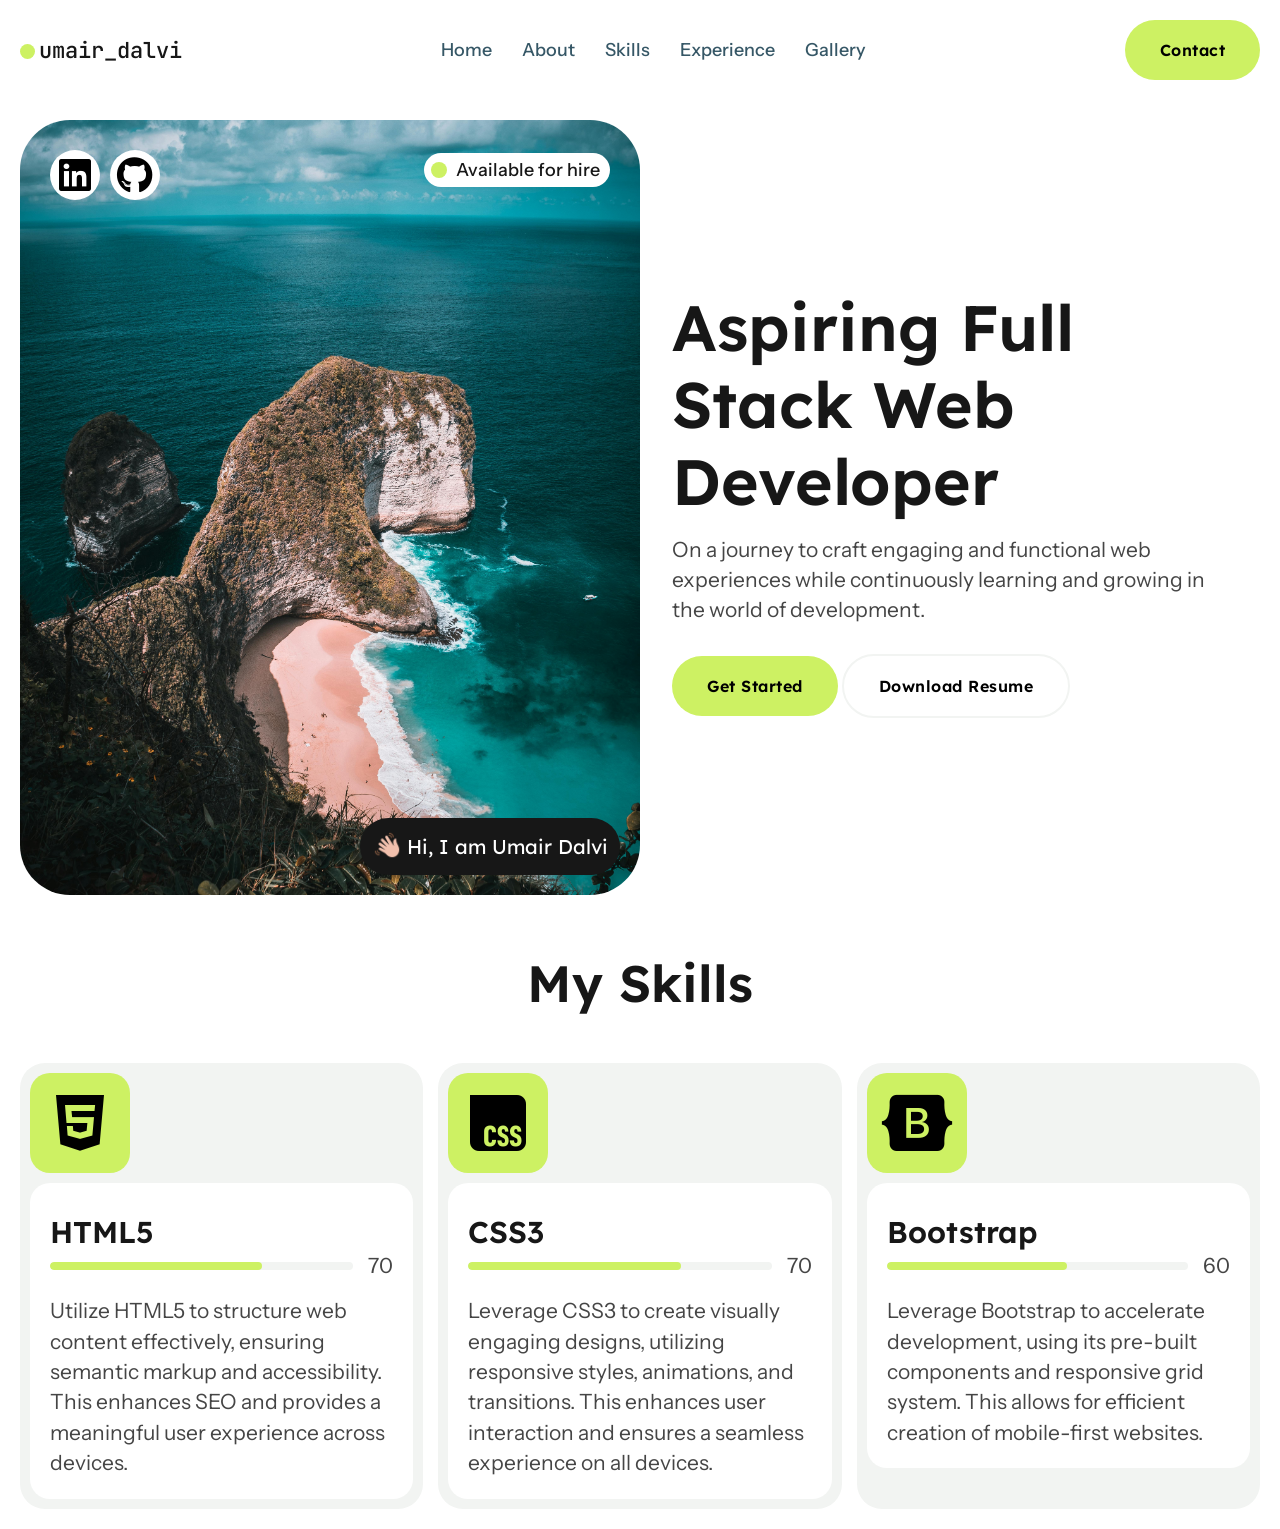
<file: index.html>
<!DOCTYPE html>
<html lang="en">

<head>
    <meta charset="UTF-8">
    <meta name="viewport" content="width=device-width, initial-scale=1.0">
    <title>Umair Dalvi</title>

    <!-- Font Awesome CDN -->
    <link rel="stylesheet" href="https://cdnjs.cloudflare.com/ajax/libs/font-awesome/6.7.2/css/all.min.css">

    <!-- CSS -->
    <link rel="stylesheet" href="./assets/css/style.css">

    <!-- Fonts -->
    <link rel="stylesheet" href="./assets/fonts/jetbrains-mono-woff/stylesheet.css">
    <link rel="stylesheet" href="./assets/fonts/instrument-sans-woff/stylesheet.css">
    <link rel="stylesheet" href="./assets/fonts/lexend-woff/stylesheet.css">

</head>

<body>
    <header class="header">
        <div class="container">
            <nav class="navbar d-flex align-items-center justify-content-between">
                <div class="nav-logo">
                    <a href="#" class="d-flex align-items-center"><span class="green-dot"></span>umair_dalvi</a>
                </div>
                <div>
                    <ul class="nav-menu d-flex">
                        <li class="nav-item">
                            <a href="#" class="nav-link">Home</a>
                        </li>
                        <li class="nav-item">
                            <a href="#about" class="nav-link">About</a>
                        </li>
                        <li class="nav-item">
                            <a href="#skills" class="nav-link">Skills</a>
                        </li>
                        <li class="nav-item">
                            <a href="#experience" class="nav-link">Experience</a>
                        </li>
                        <li class="nav-item">
                            <a href="#gallery" class="nav-link">Gallery</a>
                        </li>
                    </ul>
                </div>
                <div>
                    <button class="btn-green btn-hover">Contact</button>
                </div>
            </nav>
        </div>
    </header>

    <main>
        <section class="hero" id="hero">
            <div class="container d-flex">
                <div class="hero-left">
                    <div class="hero-image">
                        <img src="./assets/images/placehonder-image.jpg" alt="">
                        <div class="social-icons d-flex">
                            <a href="https://linkedin.com/in/umair-dalvi-4bb65633a">
                                <span><i class="fa-brands fa-linkedin"></i></span>
                            </a>
                            <a href="https://github.com/umairdalvi">
                                <span><i class="fa-brands fa-github"></i></span>
                            </a>
                        </div>
                        <div class="hero-info-card">
                            <div class="d-flex align-items-center">
                                <div class="hand-icon">
                                    <img src="./assets/images/wave-hand.jpg" alt="">
                                </div>
                                <div class="hero-info-text">
                                    <p>Hi, I am Umair Dalvi</p>
                                </div>
                            </div>
                        </div>
                        <div class="badge d-flex align-items-center">
                            <span class="green-dot"></span>
                            <span class="hero-badge-text">Available for hire</span>
                        </div>
                    </div>
                </div>
                <div class="hero-right">
                    <div class="d-flex align-items-center justify-content-center" style="height: 100%;">
                        <div class="hero-right-content">
                            <h1 class="hero-heading">Aspiring Full Stack Web Developer</h1>
                            <p class="body-text">
                                On a journey to craft engaging and functional web experiences while continuously
                                learning and growing in the world of development.
                            </p>
                            <div class="hero-buttons">
                                <a href="#" class="btn-green btn-hover">Get Started</a>
                                <a href="#" class="btn-pill btn-outline btn-medium btn-hover">Download Resume</a>
                            </div>
                        </div>
                    </div>
                </div>
            </div>
        </section>

        <section class="skills" id="skills">
            <div class="container">
                <h2 class="text-center">My Skills</h2>
                <div class="skill-card-grid">
                    <div class="skill-card">
                        <div class="skill-icon">
                            <i class="fa-brands fa-html5"></i>
                        </div>
                        <div class="skill-text">
                            <div class="skill-name">
                                <h4>HTML5</h4>
                                <div class="progress-container d-flex align-items-center">
                                    <div class="progress-bar">
                                        <div class="progress progress-html"></div>
                                    </div>
                                    <div class="progress-percent">
                                        <p class="body-text">70</p>
                                    </div>
                                </div>
                            </div>
                            <div class="skill-dsc">
                                <p class="body-text">
                                    Utilize HTML5 to structure web content effectively, ensuring semantic markup and
                                    accessibility. This enhances SEO and provides a meaningful user experience across
                                    devices.
                                </p>
                            </div>
                        </div>
                    </div>
                    <div class="skill-card">
                        <div class="skill-icon">
                            <i class="fa-brands fa-css"></i>
                        </div>
                        <div class="skill-text">
                            <div class="skill-name">
                                <h4>CSS3</h4>
                                <div class="progress-container d-flex align-items-center">
                                    <div class="progress-bar">
                                        <div class="progress progress-css"></div>
                                    </div>
                                    <div class="progress-percent">
                                        <p class="body-text">70</p>
                                    </div>
                                </div>
                            </div>
                            <div class="skill-dsc">
                                <p class="body-text">
                                    Leverage CSS3 to create visually engaging designs, utilizing responsive styles,
                                    animations, and transitions. This enhances user interaction and ensures a seamless
                                    experience on all devices.
                                </p>
                            </div>
                        </div>
                    </div>
                    <div class="skill-card">
                        <div class="skill-icon">
                            <i class="fa-brands fa-bootstrap"></i>
                        </div>
                        <div class="skill-text">
                            <div class="skill-name">
                                <h4>Bootstrap</h4>
                                <div class="progress-container d-flex align-items-center">
                                    <div class="progress-bar">
                                        <div class="progress progress-bootstrap"></div>
                                    </div>
                                    <div class="progress-percent">
                                        <p class="body-text">60</p>
                                    </div>
                                </div>
                            </div>
                            <div class="skill-dsc">
                                <p class="body-text">
                                    Leverage Bootstrap to accelerate development, using its pre-built components and
                                    responsive grid system. This allows for efficient creation of mobile-first websites.
                                </p>
                            </div>
                        </div>
                    </div>
                </div>
            </div>
        </section>
    </main>
</body>

</html>
</file>
<file: assets/css/style.css>
:root {
  --body-text: #171717cc;
  --black: #171717;
  --neon-green: #cdf163;
  --transparent: #fff0;
  --beige: #f2f4f2;
  --white: white;
}

@keyframes blink {
  0%, 50%, 100% {
    opacity: 1;
  }
  25%, 75% {
    opacity: 0;
  }
}
* {
  margin: 0;
  padding: 0;
  box-sizing: border-box;
  text-decoration: none;
  list-style: none;
}

img {
  display: block;
}

a {
  color: inherit;
}

.container {
  max-width: 1320px;
  margin: auto;
  padding: 20px;
}

.d-flex {
  display: flex;
}

.align-items-center {
  align-items: center;
}

.justify-content-between {
  justify-content: space-between;
}

.justify-content-center {
  justify-content: center;
}

.text-center {
  text-align: center;
}

h1 {
  font-family: "Lexend", sans-serif;
  color: var(--black);
  margin-top: 20px;
  margin-bottom: 15px;
  font-family: Lexend, sans-serif;
  font-size: 4rem;
  font-weight: 600;
  line-height: 4.8rem;
}

h2 {
  color: var(--black);
  margin-top: 20px;
  margin-bottom: 15px;
  font-family: "Lexend", sans-serif;
  font-size: 3.2rem;
  font-weight: 600;
  line-height: 3.6rem;
}

h4 {
  color: var(--black);
  margin-top: 10px;
  font-family: Lexend, sans-serif;
  font-size: 1.9rem;
  font-weight: 600;
  line-height: 2.4rem;
}

.body-text {
  font-family: "Instrument Sans", sans-serif;
  color: var(--body-text);
  font-size: 1.3rem;
  line-height: 1.9rem;
}

.btn-outline, .btn-green {
  padding: 20px 35px;
  border-radius: 50px;
  cursor: pointer;
  transition: all 0.1s linear;
  font-family: "Lexend", sans-serif;
  font-size: 1rem;
  font-weight: 600;
  letter-spacing: 0.5px;
}

.btn-green {
  border: none;
  background-color: var(--neon-green);
}

.btn-outline {
  border: 2px solid var(--beige);
}

.btn-hover:hover {
  background-color: #171717;
  border-color: var(--black);
  color: var(--white);
}

.nav-logo {
  font-family: "JetBrains Mono", sans-serif;
}
.nav-logo a {
  font-size: 1.35rem;
  font-weight: 500;
  color: var(--black);
}
.nav-logo .green-dot {
  margin-top: 3px;
  animation: blink 2s ease infinite;
}

.green-dot {
  display: inline-block;
  height: 15px;
  width: 15px;
  border-radius: 50%;
  margin-right: 4px;
  background-color: var(--neon-green);
}

.nav-item {
  margin: 0 15px;
}

.nav-link {
  color: #042e41;
  font-family: "Instrument Sans", sans-serif;
  font-size: 1.125rem;
  font-weight: 500;
  position: relative;
  opacity: 0.8;
}
.nav-link::after {
  position: absolute;
  content: "";
  background-color: var(--neon-green);
  width: 100%;
  height: 2px;
  left: 0;
  bottom: -3px;
  transform: scaleX(0);
  transform-origin: right;
  transition: transform 0.3s linear;
}
.nav-link:hover::after {
  transform: scaleX(1);
  transform-origin: left;
}

.hero-left,
.hero-right {
  border-radius: 50px;
  width: 50%;
}

.hero-image {
  position: relative;
  border-radius: 50px;
  overflow: hidden;
}
.hero-image img {
  height: 50%;
  width: 100%;
}
.hero-image .badge {
  position: absolute;
  top: 33px;
  right: 30px;
}
.hero-image .green-dot {
  height: 16px;
  width: 16px;
}
.hero-image .hero-badge-text {
  font-family: "Instrument Sans", sans-serif;
  font-weight: 500;
  color: var(--black);
  font-size: 1.125rem;
}
.hero-image .hero-info-card {
  position: absolute;
  bottom: 20px;
  right: 20px;
  font-family: "Lexend", sans-serif;
  font-size: 1.25rem;
  color: var(--white);
  padding: 12px;
  border-radius: 50px;
  width: -moz-max-content;
  width: max-content;
  background-color: var(--black);
}
.hero-image .hero-info-card .hand-icon {
  margin-right: 5px;
  margin-bottom: 3px;
}
.hero-image .hero-info-card .hand-icon img {
  height: 30px;
  width: 30px;
}

.hero-right-content {
  margin: 2rem;
}

.social-icons {
  position: absolute;
  top: 30px;
  left: 30px;
  font-size: 2.3rem;
  -moz-column-gap: 10px;
       column-gap: 10px;
}
.social-icons span {
  cursor: pointer;
  display: flex;
  align-items: center;
  justify-content: center;
  border-radius: 50%;
  height: 50px;
  width: 50px;
  background-color: var(--white);
  transition: all 0.1s linear;
}
.social-icons span:hover {
  background-color: var(--neon-green);
}

.hero-buttons {
  margin: 50px 0;
}

.badge {
  background-color: var(--white);
  border-radius: 50px;
  -moz-column-gap: 5px;
       column-gap: 5px;
  padding: 6px 10px 6px 7px;
}

.skill-card-grid {
  margin-top: 50px;
  display: grid;
  grid-template-columns: repeat(3, 1fr);
  grid-template-rows: repeat(1, 1fr);
  gap: 15px;
}

.skill-card {
  background-color: var(--beige);
  border-radius: 25px;
  padding: 10px;
}
.skill-card .skill-text {
  background-color: var(--white);
  border-radius: 20px;
  padding: 20px;
}
.skill-card .skill-icon {
  display: flex;
  align-items: center;
  justify-content: center;
  margin-bottom: 10px;
  background-color: var(--neon-green);
  border-radius: 20px;
  width: 100px;
  height: 100px;
  padding: 10px;
  font-size: 4rem;
}
.skill-card .progress-container {
  margin-bottom: 15px;
  -moz-column-gap: 15px;
       column-gap: 15px;
  justify-content: space-between;
}
.skill-card .progress-bar {
  width: 90%;
  border-radius: 50px;
  height: 8px;
  background-color: var(--beige);
  overflow: hidden;
}
.skill-card .progress-bar .progress {
  background-color: var(--neon-green);
  height: 100%;
  border-radius: 50px;
}
.skill-card .progress-bar .progress-html, .skill-card .progress-bar .progress-css {
  width: 70%;
}
.skill-card .progress-bar .progress-bootstrap {
  width: 60%;
}
</file>
<file: assets/fonts/jetbrains-mono-woff/stylesheet.css>
@font-face {
    font-family: 'JetBrains Mono';
    src: url('JetBrainsMono-BoldItalic.woff2') format('woff2'),
        url('JetBrainsMono-BoldItalic.woff') format('woff');
    font-weight: bold;
    font-style: italic;
    font-display: swap;
}

@font-face {
    font-family: 'JetBrains Mono';
    src: url('JetBrainsMono-ExtraBold.woff2') format('woff2'),
        url('JetBrainsMono-ExtraBold.woff') format('woff');
    font-weight: bold;
    font-style: normal;
    font-display: swap;
}

@font-face {
    font-family: 'JetBrains Mono';
    src: url('JetBrainsMono-Bold.woff2') format('woff2'),
        url('JetBrainsMono-Bold.woff') format('woff');
    font-weight: bold;
    font-style: normal;
    font-display: swap;
}

@font-face {
    font-family: 'JetBrains Mono';
    src: url('JetBrainsMono-ExtraLightItalic.woff2') format('woff2'),
        url('JetBrainsMono-ExtraLightItalic.woff') format('woff');
    font-weight: 200;
    font-style: italic;
    font-display: swap;
}

@font-face {
    font-family: 'JetBrains Mono';
    src: url('JetBrainsMono-ExtraBoldItalic.woff2') format('woff2'),
        url('JetBrainsMono-ExtraBoldItalic.woff') format('woff');
    font-weight: bold;
    font-style: italic;
    font-display: swap;
}

@font-face {
    font-family: 'JetBrains Mono';
    src: url('JetBrainsMono-ExtraLight.woff2') format('woff2'),
        url('JetBrainsMono-ExtraLight.woff') format('woff');
    font-weight: 200;
    font-style: normal;
    font-display: swap;
}

@font-face {
    font-family: 'JetBrains Mono';
    src: url('JetBrainsMono-Italic.woff2') format('woff2'),
        url('JetBrainsMono-Italic.woff') format('woff');
    font-weight: normal;
    font-style: italic;
    font-display: swap;
}

@font-face {
    font-family: 'JetBrains Mono';
    src: url('JetBrainsMono-LightItalic.woff2') format('woff2'),
        url('JetBrainsMono-LightItalic.woff') format('woff');
    font-weight: 300;
    font-style: italic;
    font-display: swap;
}

@font-face {
    font-family: 'JetBrains Mono';
    src: url('JetBrainsMono-Light.woff2') format('woff2'),
        url('JetBrainsMono-Light.woff') format('woff');
    font-weight: 300;
    font-style: normal;
    font-display: swap;
}

@font-face {
    font-family: 'JetBrains Mono';
    src: url('JetBrainsMono-Regular.woff2') format('woff2'),
        url('JetBrainsMono-Regular.woff') format('woff');
    font-weight: normal;
    font-style: normal;
    font-display: swap;
}

@font-face {
    font-family: 'JetBrains Mono';
    src: url('JetBrainsMono-Medium.woff2') format('woff2'),
        url('JetBrainsMono-Medium.woff') format('woff');
    font-weight: 500;
    font-style: normal;
    font-display: swap;
}

@font-face {
    font-family: 'JetBrains Mono';
    src: url('JetBrainsMono-MediumItalic.woff2') format('woff2'),
        url('JetBrainsMono-MediumItalic.woff') format('woff');
    font-weight: 500;
    font-style: italic;
    font-display: swap;
}

@font-face {
    font-family: 'JetBrains Mono';
    src: url('JetBrainsMono-SemiBold.woff2') format('woff2'),
        url('JetBrainsMono-SemiBold.woff') format('woff');
    font-weight: 600;
    font-style: normal;
    font-display: swap;
}

@font-face {
    font-family: 'JetBrains Mono';
    src: url('JetBrainsMono-ThinItalic.woff2') format('woff2'),
        url('JetBrainsMono-ThinItalic.woff') format('woff');
    font-weight: 100;
    font-style: italic;
    font-display: swap;
}

@font-face {
    font-family: 'JetBrains Mono';
    src: url('JetBrainsMono-SemiBoldItalic.woff2') format('woff2'),
        url('JetBrainsMono-SemiBoldItalic.woff') format('woff');
    font-weight: 600;
    font-style: italic;
    font-display: swap;
}

@font-face {
    font-family: 'JetBrains Mono';
    src: url('JetBrainsMono-Thin.woff2') format('woff2'),
        url('JetBrainsMono-Thin.woff') format('woff');
    font-weight: 100;
    font-style: normal;
    font-display: swap;
}
</file>
<file: assets/fonts/instrument-sans-woff/stylesheet.css>
@font-face {
    font-family: 'Instrument Sans';
    src: url('InstrumentSans-Bold.woff2') format('woff2'),
        url('InstrumentSans-Bold.woff') format('woff');
    font-weight: bold;
    font-style: normal;
    font-display: swap;
}

@font-face {
    font-family: 'Instrument Sans';
    src: url('InstrumentSans-Medium.woff2') format('woff2'),
        url('InstrumentSans-Medium.woff') format('woff');
    font-weight: 500;
    font-style: normal;
    font-display: swap;
}

@font-face {
    font-family: 'Instrument Sans';
    src: url('InstrumentSans-Italic.woff2') format('woff2'),
        url('InstrumentSans-Italic.woff') format('woff');
    font-weight: normal;
    font-style: italic;
    font-display: swap;
}

@font-face {
    font-family: 'Instrument Sans';
    src: url('InstrumentSans-Regular.woff2') format('woff2'),
        url('InstrumentSans-Regular.woff') format('woff');
    font-weight: normal;
    font-style: normal;
    font-display: swap;
}

@font-face {
    font-family: 'Instrument Sans';
    src: url('InstrumentSans-MediumItalic.woff2') format('woff2'),
        url('InstrumentSans-MediumItalic.woff') format('woff');
    font-weight: 500;
    font-style: italic;
    font-display: swap;
}

@font-face {
    font-family: 'Instrument Sans';
    src: url('InstrumentSans-SemiBold.woff2') format('woff2'),
        url('InstrumentSans-SemiBold.woff') format('woff');
    font-weight: 600;
    font-style: normal;
    font-display: swap;
}

@font-face {
    font-family: 'Instrument Sans';
    src: url('InstrumentSans-BoldItalic.woff2') format('woff2'),
        url('InstrumentSans-BoldItalic.woff') format('woff');
    font-weight: bold;
    font-style: italic;
    font-display: swap;
}
</file>
<file: assets/fonts/lexend-woff/stylesheet.css>
@font-face {
    font-family: 'Lexend';
    src: url('Lexend-ExtraLight.woff2') format('woff2'),
        url('Lexend-ExtraLight.woff') format('woff');
    font-weight: 200;
    font-style: normal;
    font-display: swap;
}

@font-face {
    font-family: 'Lexend';
    src: url('Lexend-Medium.woff2') format('woff2'),
        url('Lexend-Medium.woff') format('woff');
    font-weight: 500;
    font-style: normal;
    font-display: swap;
}

@font-face {
    font-family: 'Lexend';
    src: url('Lexend-Black.woff2') format('woff2'),
        url('Lexend-Black.woff') format('woff');
    font-weight: 900;
    font-style: normal;
    font-display: swap;
}

@font-face {
    font-family: 'Lexend';
    src: url('Lexend-Light.woff2') format('woff2'),
        url('Lexend-Light.woff') format('woff');
    font-weight: 300;
    font-style: normal;
    font-display: swap;
}

@font-face {
    font-family: 'Lexend';
    src: url('Lexend-Bold.woff2') format('woff2'),
        url('Lexend-Bold.woff') format('woff');
    font-weight: bold;
    font-style: normal;
    font-display: swap;
}

@font-face {
    font-family: 'Lexend';
    src: url('Lexend-ExtraBold.woff2') format('woff2'),
        url('Lexend-ExtraBold.woff') format('woff');
    font-weight: bold;
    font-style: normal;
    font-display: swap;
}

@font-face {
    font-family: 'Lexend';
    src: url('Lexend-Thin.woff2') format('woff2'),
        url('Lexend-Thin.woff') format('woff');
    font-weight: 100;
    font-style: normal;
    font-display: swap;
}

@font-face {
    font-family: 'Lexend';
    src: url('Lexend-Regular.woff2') format('woff2'),
        url('Lexend-Regular.woff') format('woff');
    font-weight: normal;
    font-style: normal;
    font-display: swap;
}

@font-face {
    font-family: 'Lexend';
    src: url('Lexend-SemiBold.woff2') format('woff2'),
        url('Lexend-SemiBold.woff') format('woff');
    font-weight: 600;
    font-style: normal;
    font-display: swap;
}
</file>
